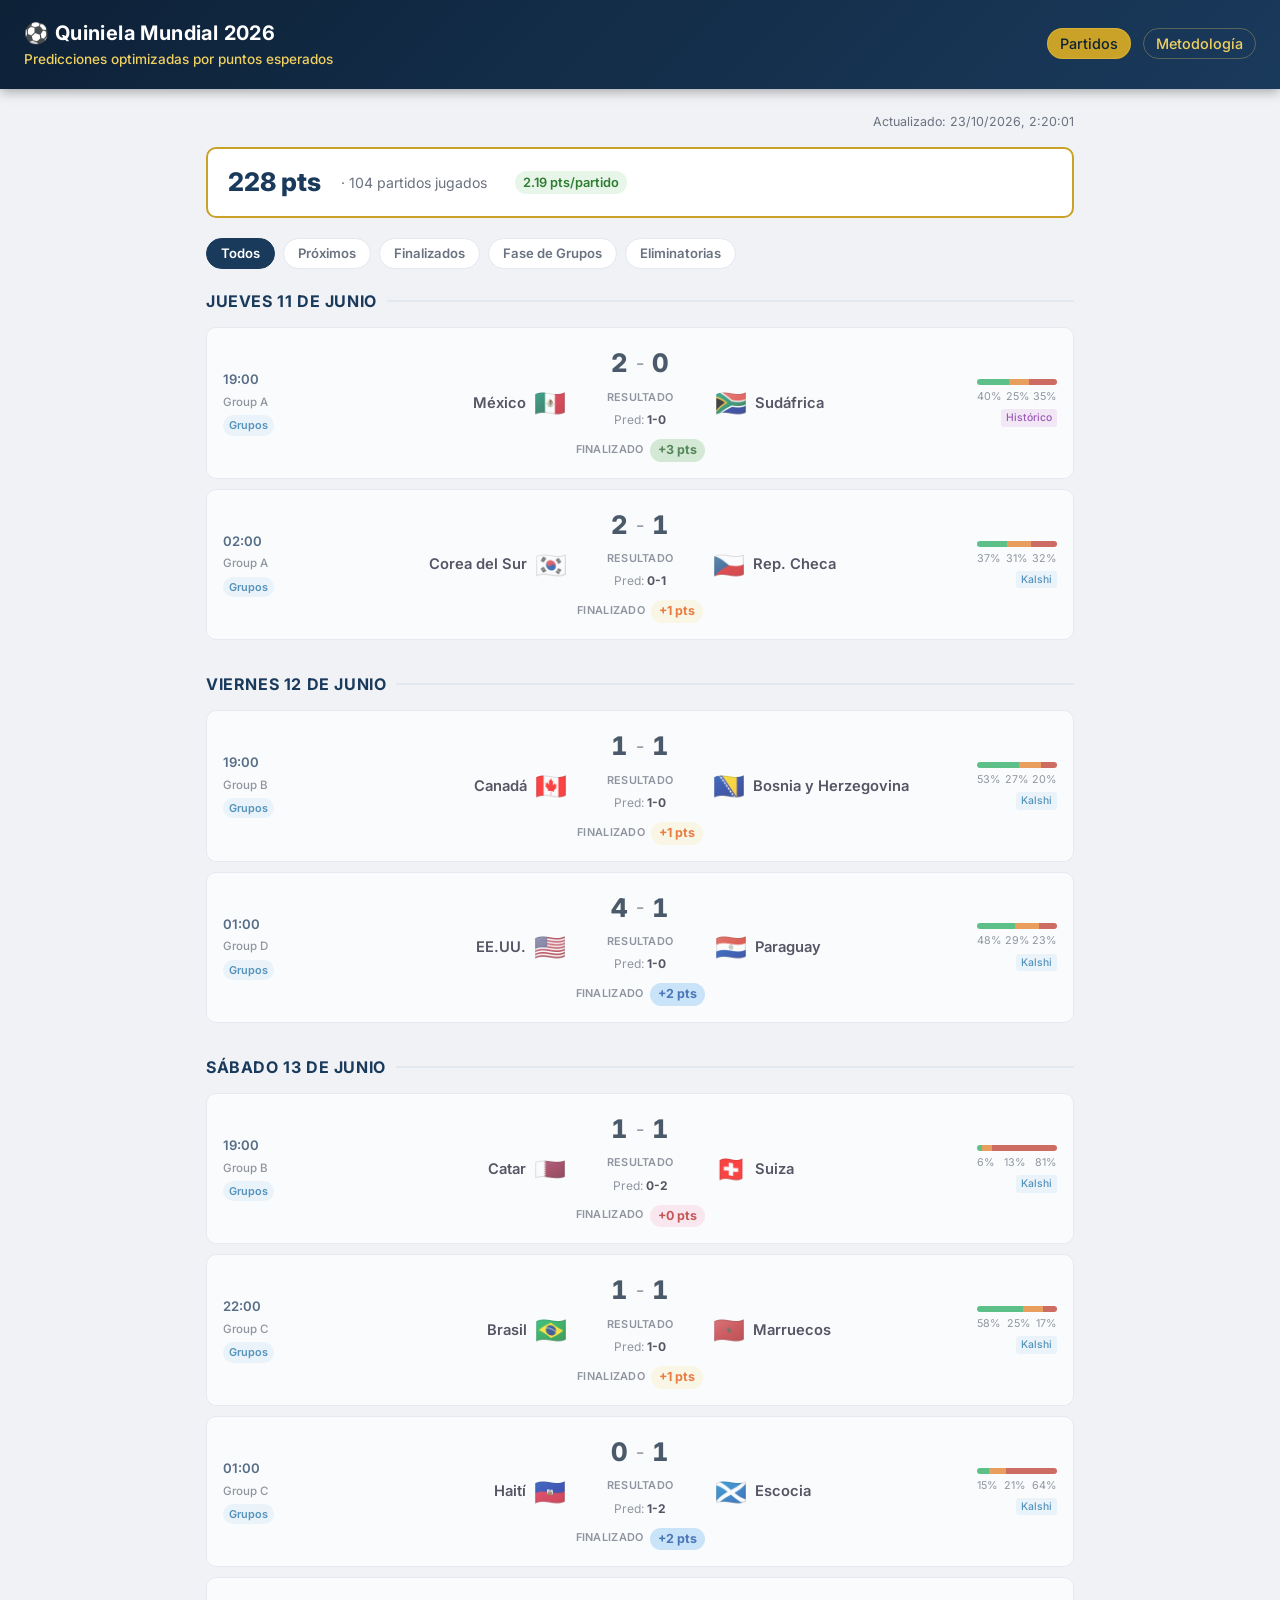
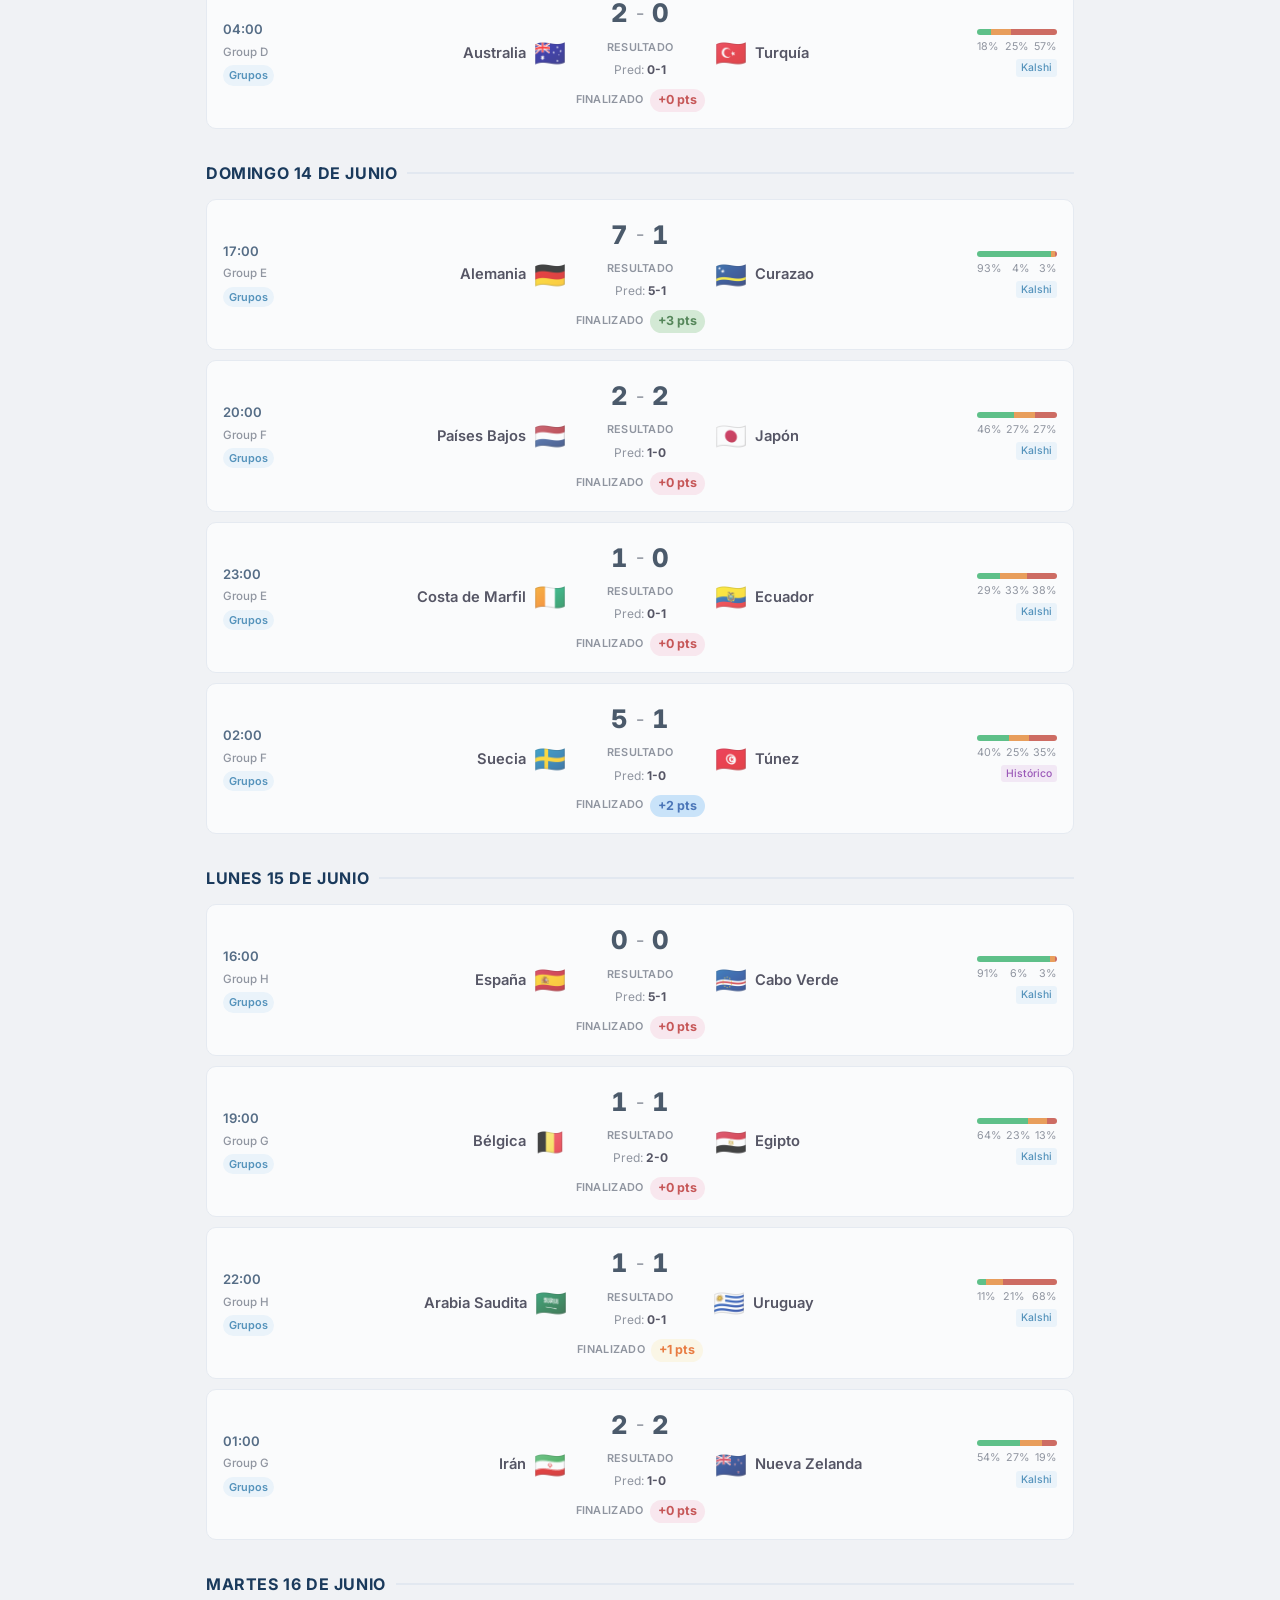
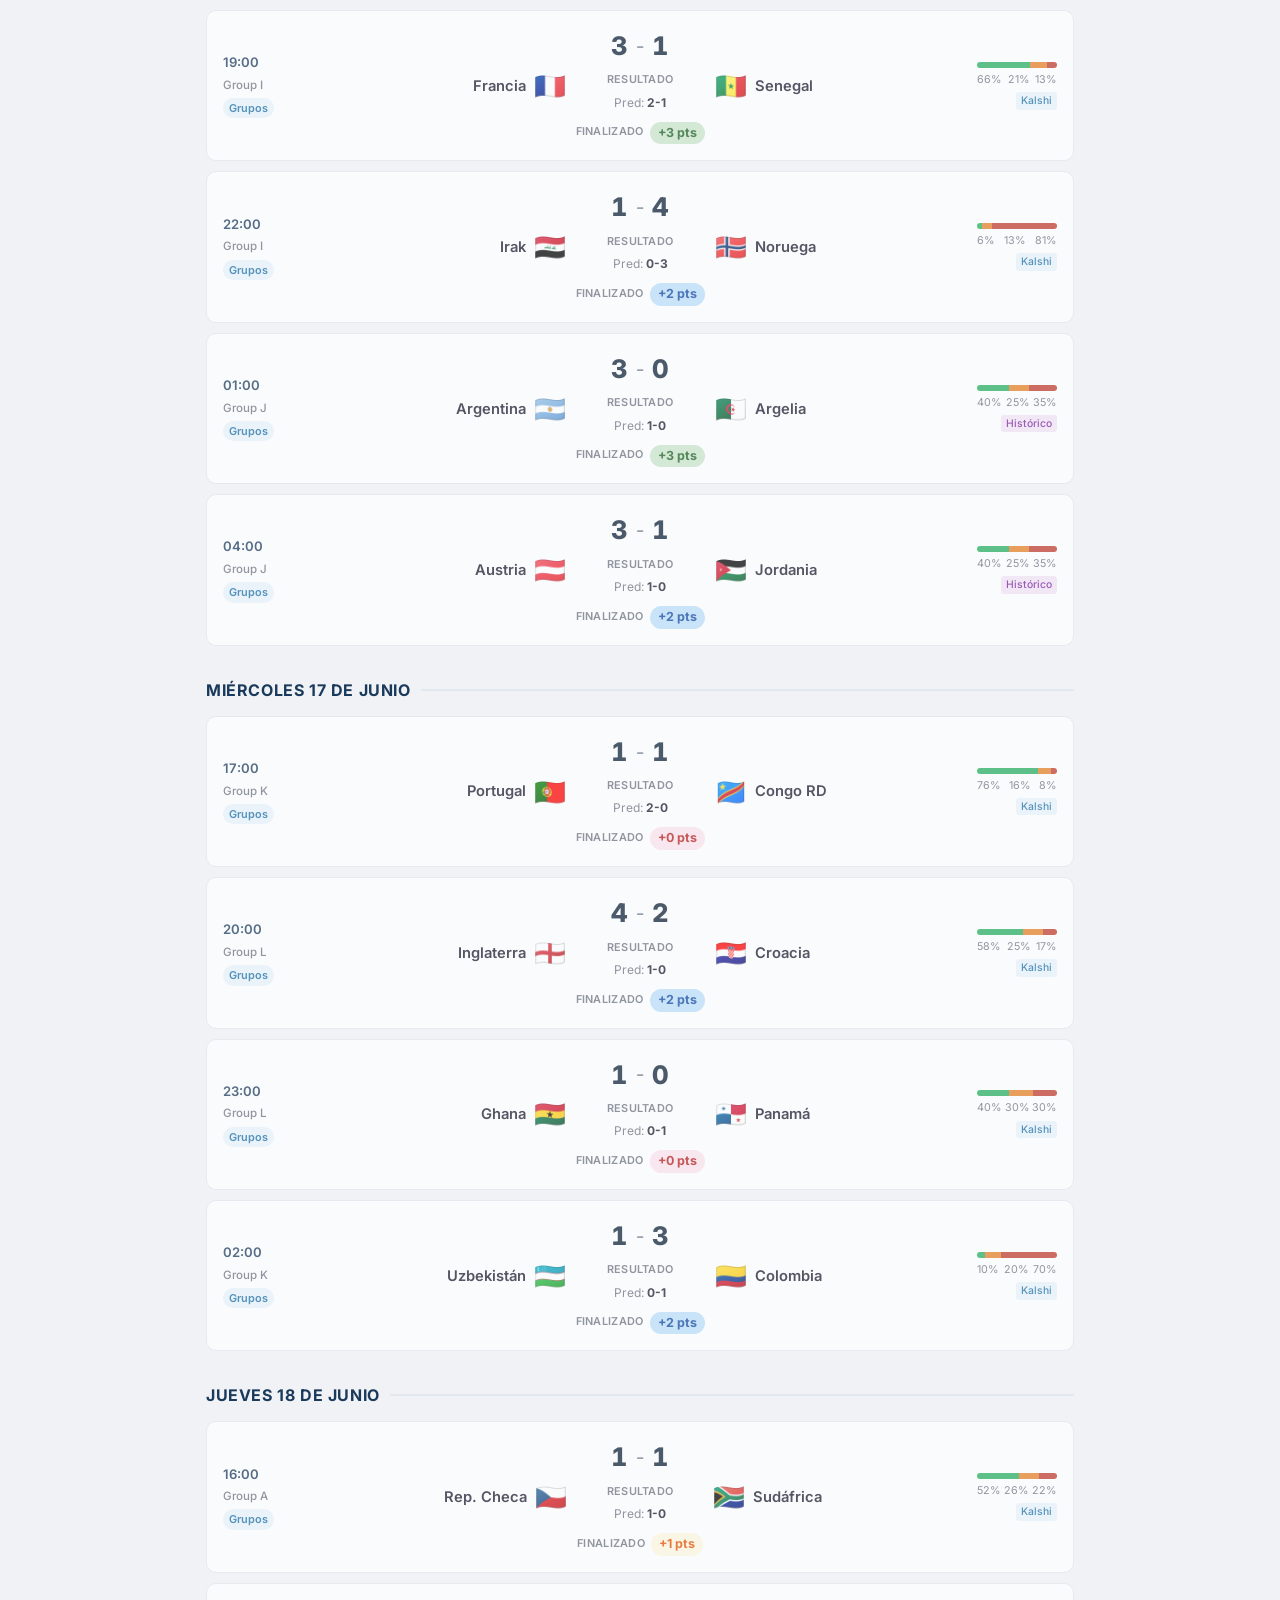
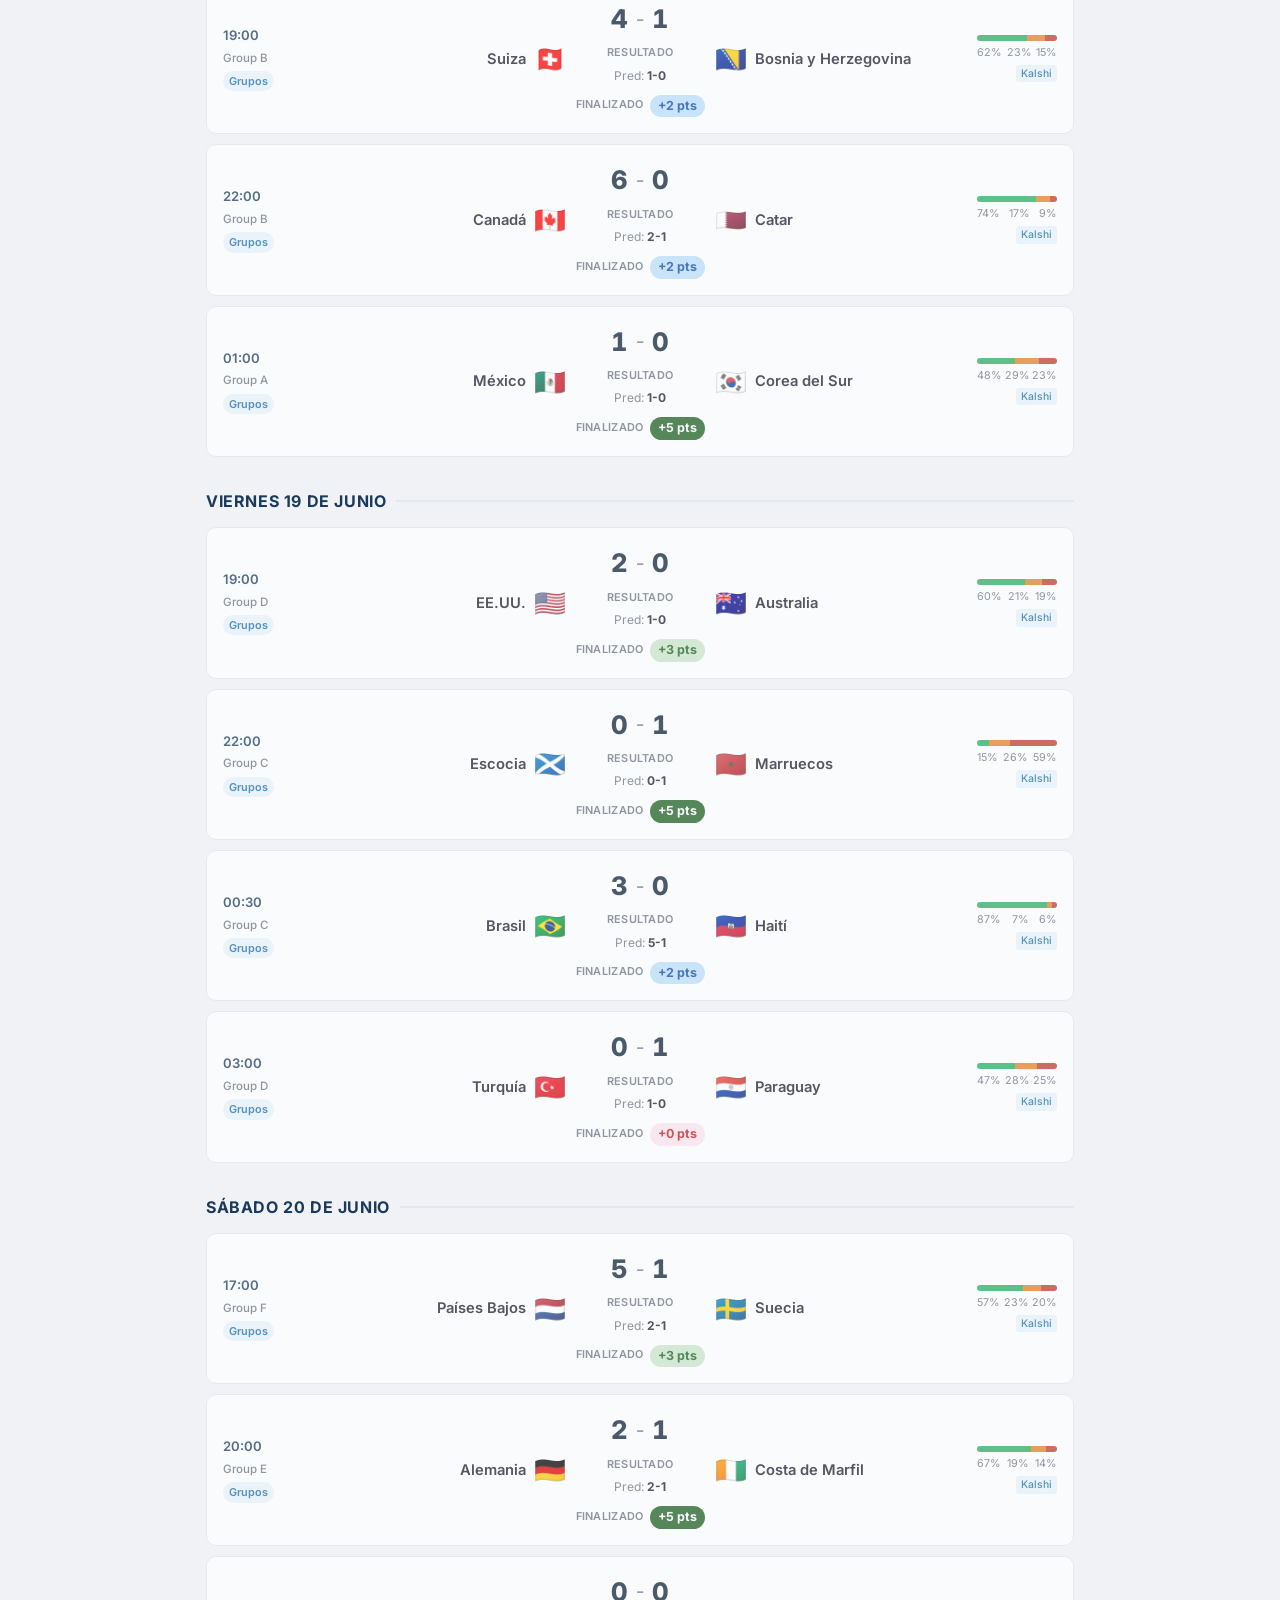
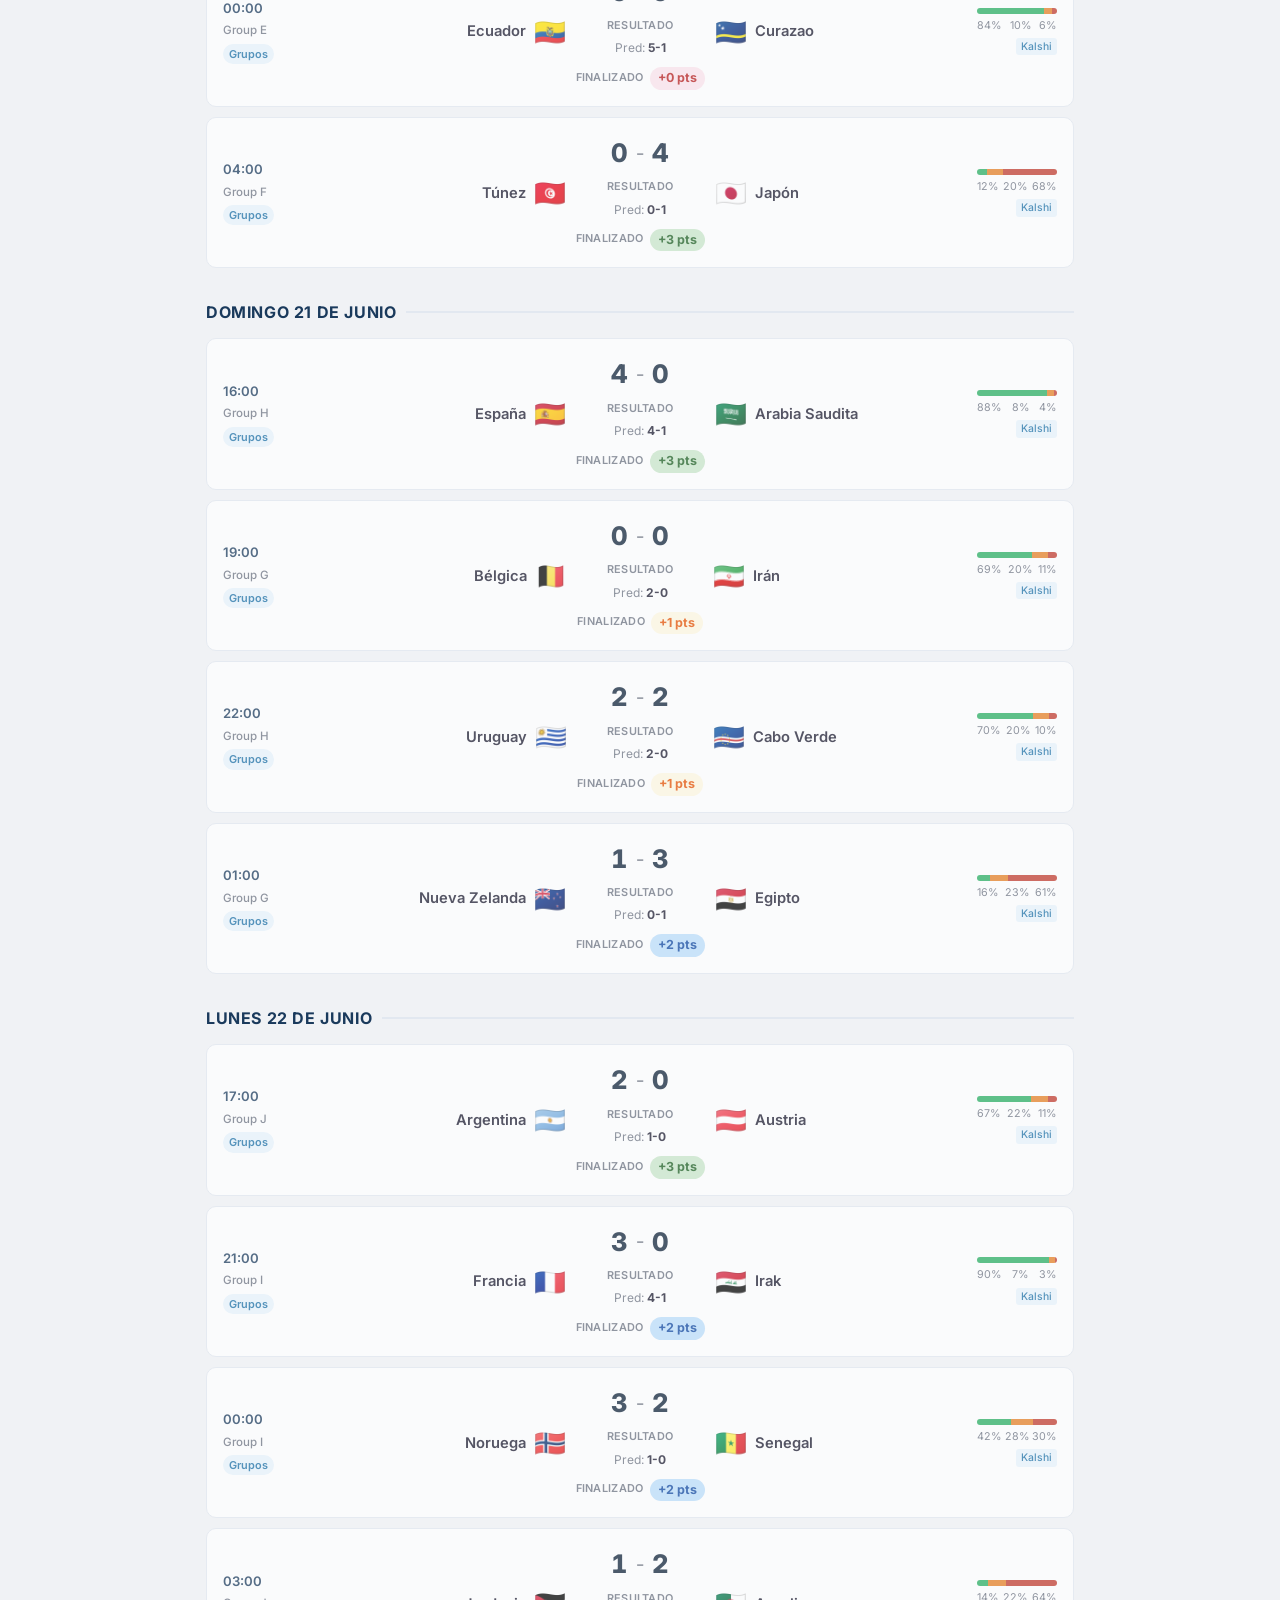
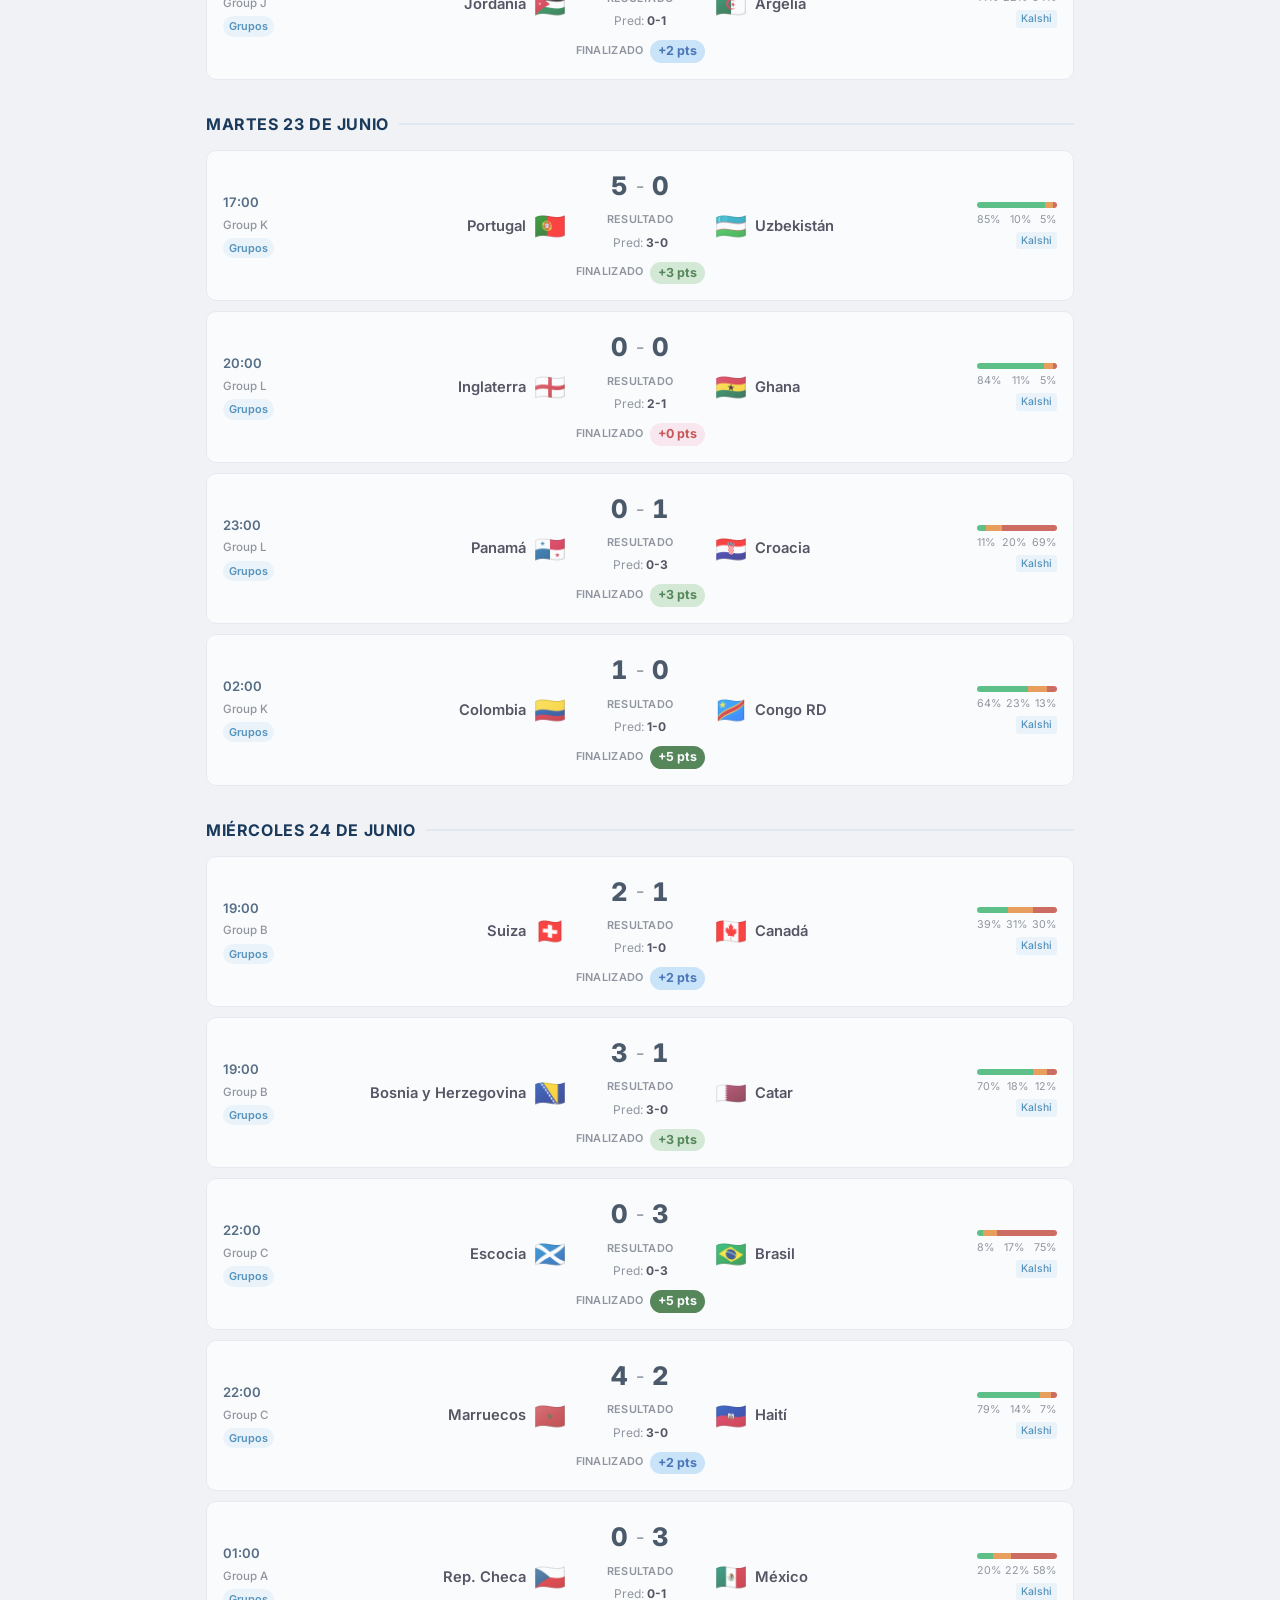
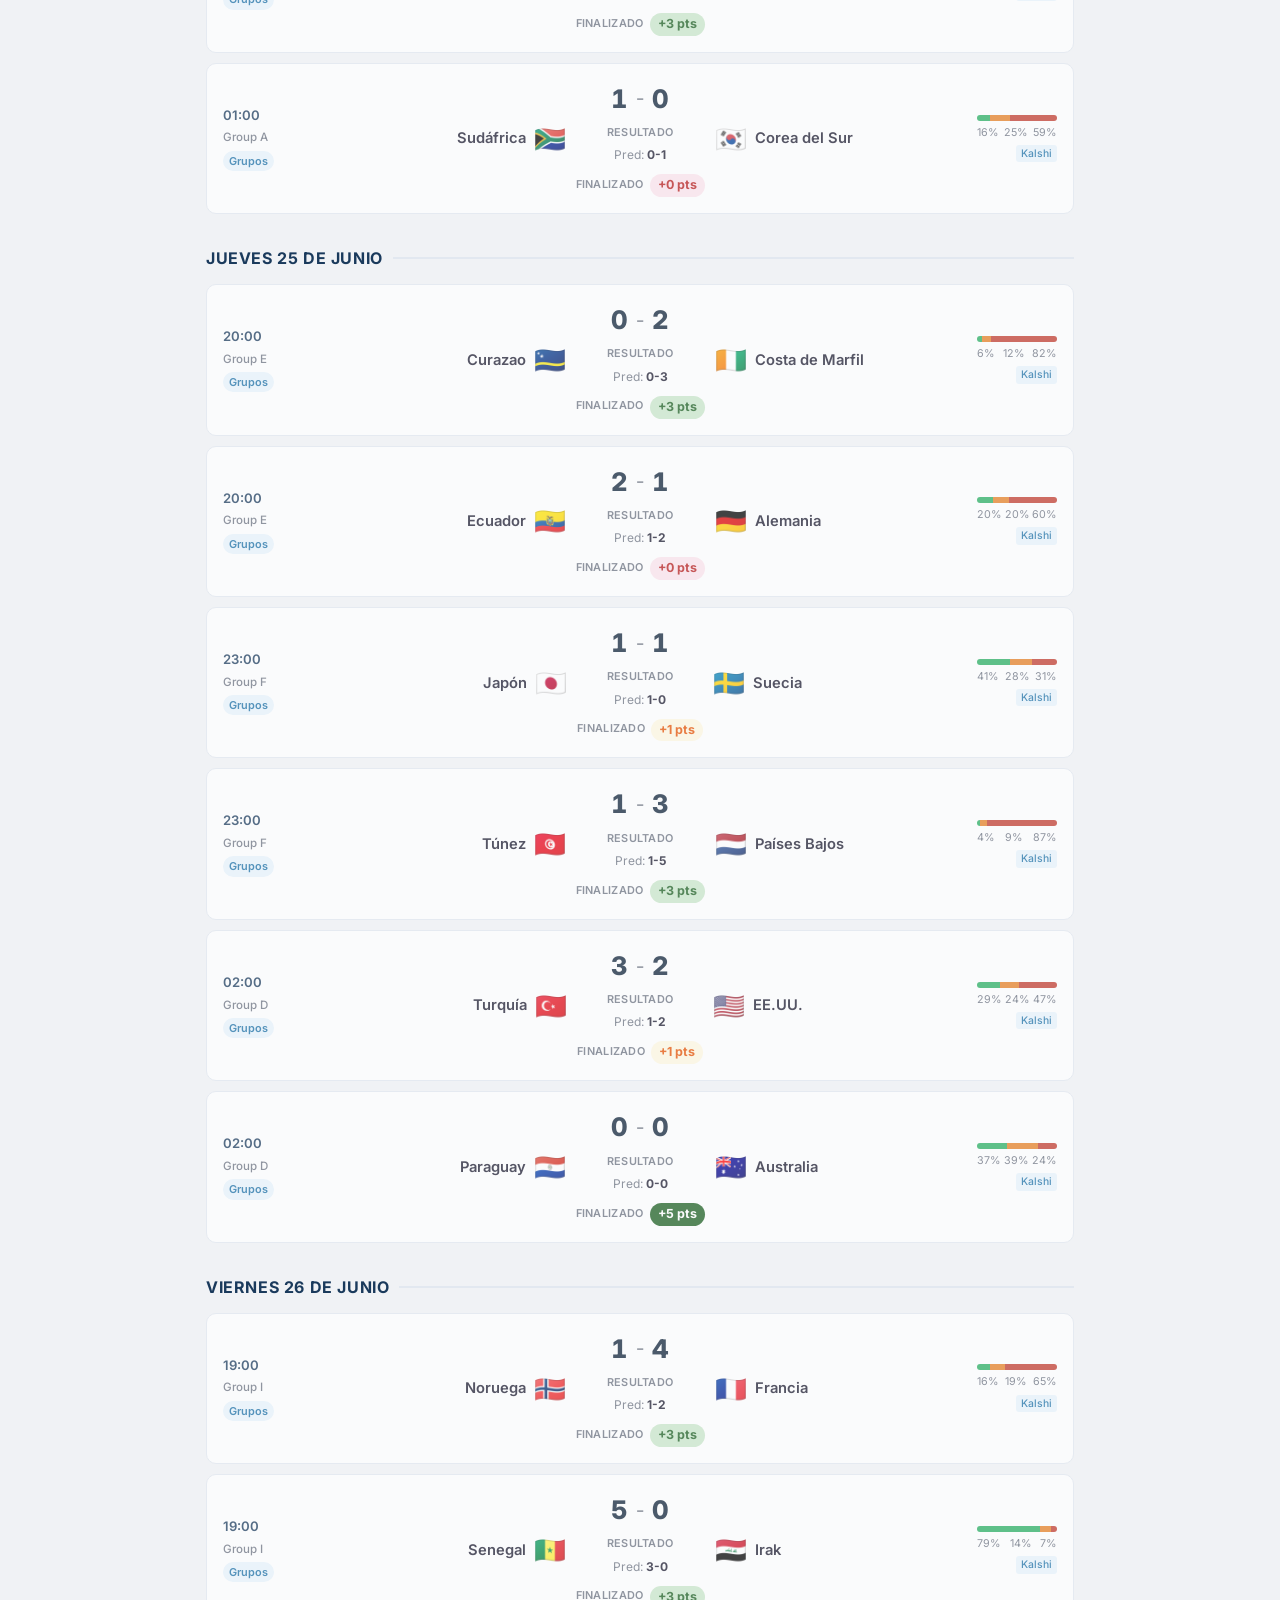
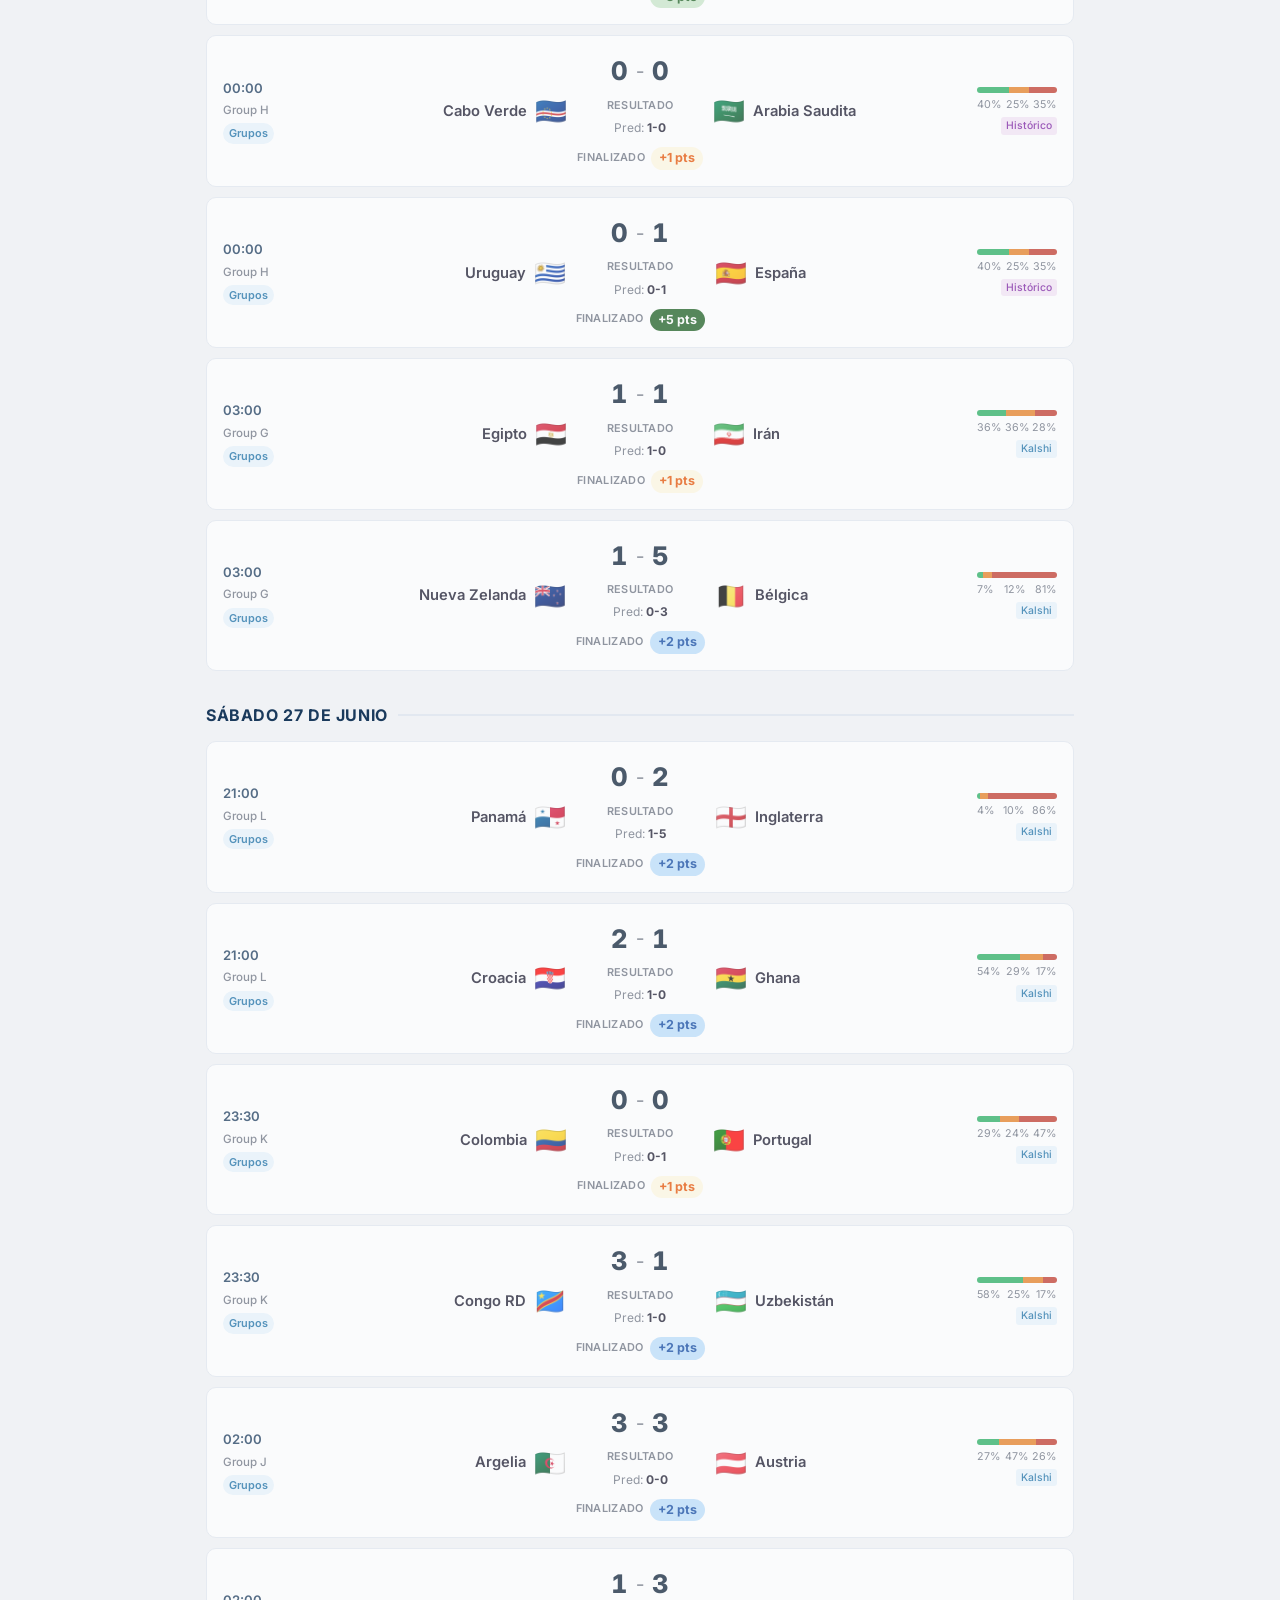
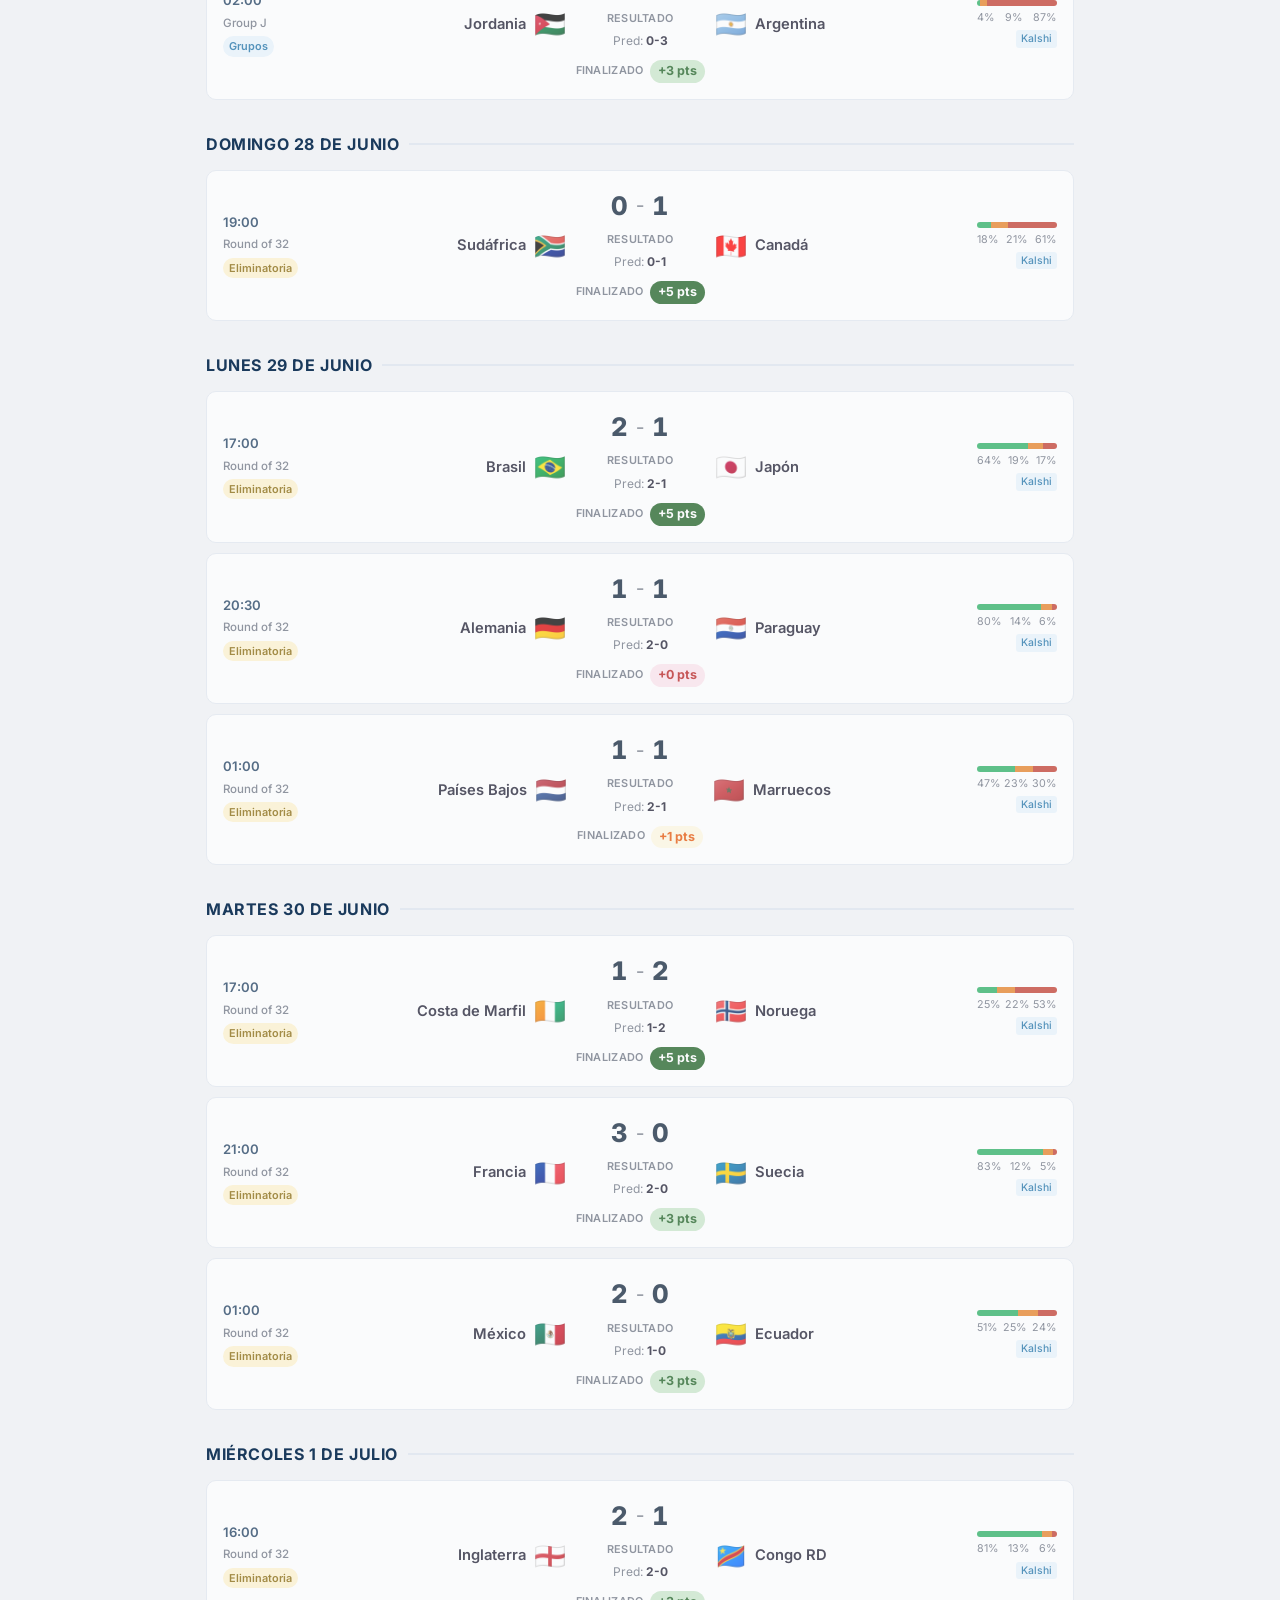
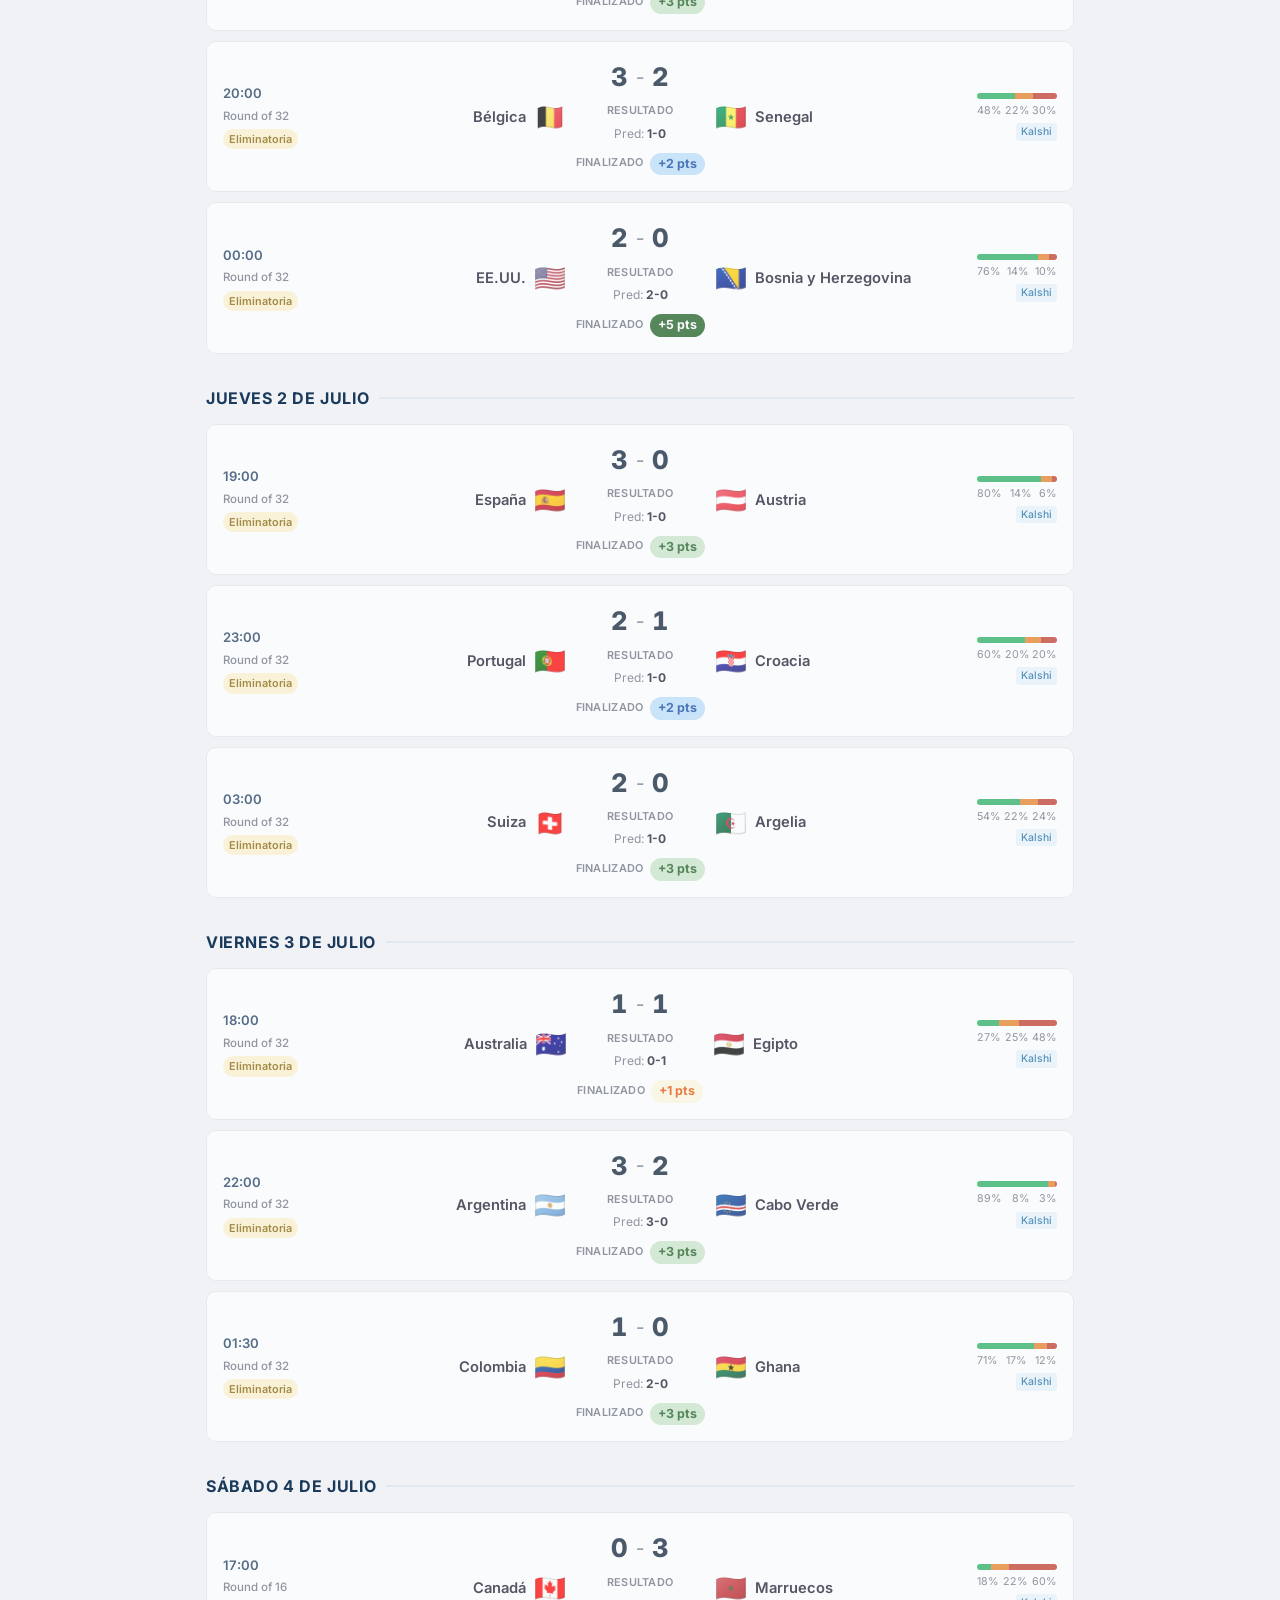
<file: site/index.html>
<!DOCTYPE html>
<html lang="es">
<head>
  <meta charset="UTF-8"/>
  <meta name="viewport" content="width=device-width, initial-scale=1.0"/>
  <title>Quiniela Mundial 2026 — Predicciones</title>
  <link rel="stylesheet" href="assets/style.css"/>
  <link rel="preconnect" href="https://fonts.googleapis.com"/>
  <link rel="preconnect" href="https://fonts.gstatic.com" crossorigin/>
  <link href="https://fonts.googleapis.com/css2?family=Inter:wght@400;500;600;700;800&display=swap" rel="stylesheet"/>
</head>
<body>

<header>
  <div class="brand">
    <div>
      <h1>⚽ Quiniela Mundial 2026</h1>
      <span>Predicciones optimizadas por puntos esperados</span>
    </div>
  </div>
  <nav>
    <a href="index.html" class="active">Partidos</a>
    &nbsp;
    <a href="modelo.html">Metodología</a>
  </nav>
</header>

<main>
  <p id="last-updated"></p>

  <div id="points-banner" style="display:none" class="points-banner">
    <span id="pts-total" class="pts-total">0 pts</span>
    <span id="pts-meta" class="pts-meta"></span>
    <span id="pts-avg" class="pts-avg" style="display:none"></span>
  </div>

  <div class="filters">
    <span class="chip active" data-filter="all">Todos</span>
    <span class="chip" data-filter="upcoming">Próximos</span>
    <span class="chip" data-filter="finished">Finalizados</span>
    <span class="chip" data-filter="group">Fase de Grupos</span>
    <span class="chip" data-filter="knockout">Eliminatorias</span>
  </div>

  <div id="matches">
    <p style="text-align:center;padding:40px;color:var(--text-muted)">Cargando predicciones…</p>
  </div>
</main>

<script src="assets/main.js"></script>
</body>
</html>
</file>
<file: site/assets/style.css>
:root {
  --blue-dark: #0d2137;
  --blue-mid:  #1a3a5c;
  --gold:      #c9a227;
  --gold-lt:   #f0d060;
  --green:     #27ae60;
  --orange:    #e67e22;
  --red:       #c0392b;
  --gray-bg:   #f0f2f5;
  --card-bg:   #ffffff;
  --text:      #1a1a2e;
  --text-muted:#6b7280;
  --border:    #e2e8f0;
  --radius:    10px;
}

*, *::before, *::after { box-sizing: border-box; margin: 0; padding: 0; }

body {
  font-family: 'Inter', 'Segoe UI', system-ui, sans-serif;
  background: var(--gray-bg);
  color: var(--text);
  font-size: 15px;
  line-height: 1.5;
}

/* ── Header ── */
header {
  background: linear-gradient(135deg, var(--blue-dark) 0%, var(--blue-mid) 100%);
  color: #fff;
  padding: 18px 24px;
  display: flex;
  align-items: center;
  justify-content: space-between;
  gap: 16px;
  position: sticky;
  top: 0;
  z-index: 100;
  box-shadow: 0 2px 12px rgba(0,0,0,.35);
}

header .brand {
  display: flex;
  align-items: center;
  gap: 12px;
}
header .brand h1 {
  font-size: 1.25rem;
  font-weight: 700;
  letter-spacing: .4px;
}
header .brand span {
  font-size: .85rem;
  color: var(--gold-lt);
  font-weight: 500;
}

header nav a {
  color: var(--gold-lt);
  text-decoration: none;
  font-size: .9rem;
  font-weight: 500;
  padding: 6px 12px;
  border: 1px solid rgba(240,208,96,.3);
  border-radius: 20px;
  transition: background .15s;
}
header nav a:hover { background: rgba(240,208,96,.15); }
header nav a.active { background: var(--gold); color: var(--blue-dark); }

/* ── Main layout ── */
main { max-width: 900px; margin: 0 auto; padding: 24px 16px 60px; }

/* ── Updated badge ── */
#last-updated {
  font-size: .78rem;
  color: var(--text-muted);
  text-align: right;
  margin-bottom: 16px;
}

/* ── Date section ── */
.date-section { margin-bottom: 32px; }

.date-header {
  display: flex;
  align-items: center;
  gap: 10px;
  margin-bottom: 14px;
}
.date-header h2 {
  font-size: 1rem;
  font-weight: 700;
  color: var(--blue-mid);
  text-transform: uppercase;
  letter-spacing: .6px;
}
.date-header::after {
  content: '';
  flex: 1;
  height: 2px;
  background: var(--border);
}

/* ── Match card ── */
.match-card {
  background: var(--card-bg);
  border-radius: var(--radius);
  border: 1px solid var(--border);
  padding: 16px;
  margin-bottom: 10px;
  display: grid;
  grid-template-columns: 90px 1fr auto 1fr 90px;
  align-items: center;
  gap: 10px;
  transition: box-shadow .15s;
}
.match-card:hover { box-shadow: 0 4px 16px rgba(0,0,0,.08); }
.match-card.past { opacity: .55; }

/* Time + group info (left meta column) */
.match-meta {
  display: flex;
  flex-direction: column;
  align-items: flex-start;
  gap: 4px;
}
.match-time {
  font-size: .82rem;
  font-weight: 600;
  color: var(--blue-mid);
}
.match-group {
  font-size: .72rem;
  color: var(--text-muted);
  font-weight: 500;
}
.match-phase-badge {
  font-size: .68rem;
  padding: 2px 6px;
  border-radius: 20px;
  font-weight: 600;
  background: #e8f4fd;
  color: #1a6fa6;
}
.match-phase-badge.knockout {
  background: #fef3cd;
  color: #856404;
}

/* Home team */
.team-home {
  display: flex;
  align-items: center;
  justify-content: flex-end;
  gap: 8px;
  text-align: right;
}
.team-away {
  display: flex;
  align-items: center;
  justify-content: flex-start;
  gap: 8px;
  text-align: left;
}
.team-flag { font-size: 1.6rem; line-height: 1; }
.team-name { font-size: .92rem; font-weight: 600; }
.team-name.tbd { color: var(--text-muted); font-style: italic; }

/* Score block */
.score-block {
  display: flex;
  flex-direction: column;
  align-items: center;
  gap: 4px;
  min-width: 80px;
}
.score-main {
  display: flex;
  align-items: center;
  gap: 6px;
  font-size: 1.6rem;
  font-weight: 800;
  color: var(--blue-dark);
  font-variant-numeric: tabular-nums;
}
.score-sep { color: var(--text-muted); font-weight: 400; font-size: 1.2rem; }

.score-label {
  font-size: .68rem;
  font-weight: 600;
  color: var(--text-muted);
  text-transform: uppercase;
  letter-spacing: .4px;
}
.score-epts {
  font-size: .75rem;
  font-weight: 600;
  padding: 2px 8px;
  border-radius: 20px;
  background: #e8f5e9;
  color: #2e7d32;
}
.score-epts.medium { background: #fff8e1; color: #e65100; }
.score-epts.low    { background: #fce4ec; color: #880e4f; }

/* Probability bar (right meta column) */
.prob-col {
  display: flex;
  flex-direction: column;
  align-items: flex-end;
  gap: 4px;
}
.prob-bar {
  display: flex;
  width: 80px;
  height: 6px;
  border-radius: 3px;
  overflow: hidden;
}
.prob-bar .seg-home { background: var(--green); }
.prob-bar .seg-draw { background: var(--orange); }
.prob-bar .seg-away { background: var(--red); }
.prob-labels {
  display: flex;
  width: 80px;
  justify-content: space-between;
  font-size: .67rem;
  color: var(--text-muted);
}
.src-badge {
  font-size: .65rem;
  padding: 1px 5px;
  border-radius: 3px;
  background: #e8f4fd;
  color: #1a6fa6;
  font-weight: 500;
}
.src-badge.fallback { background: #f3e5f5; color: #7b1fa2; }

/* ── Status overlays ── */
.match-card.live .score-main { color: var(--red); animation: pulse 2s infinite; }
@keyframes pulse { 0%,100%{opacity:1} 50%{opacity:.6} }

.status-pill {
  display: inline-block;
  font-size: .7rem;
  font-weight: 700;
  padding: 2px 8px;
  border-radius: 20px;
  letter-spacing: .3px;
  text-transform: uppercase;
}
.status-pill.live    { background: #fee2e2; color: var(--red); }
.status-pill.past    { background: var(--border); color: var(--text-muted); }
.status-pill.tbd     { background: #fef3cd; color: #92400e; }

/* ── Filter chips ── */
.filters {
  display: flex;
  gap: 8px;
  flex-wrap: wrap;
  margin-bottom: 20px;
}
.chip {
  cursor: pointer;
  padding: 5px 14px;
  border-radius: 20px;
  font-size: .82rem;
  font-weight: 600;
  border: 1.5px solid var(--border);
  background: var(--card-bg);
  color: var(--text-muted);
  transition: all .15s;
}
.chip:hover { border-color: var(--blue-mid); color: var(--blue-mid); }
.chip.active { background: var(--blue-mid); color: #fff; border-color: var(--blue-mid); }

/* ── modelo.html ── */
.content-page { max-width: 760px; margin: 0 auto; padding: 32px 16px 60px; }
.content-page h2 { font-size: 1.3rem; color: var(--blue-mid); margin: 32px 0 12px; border-bottom: 2px solid var(--gold); padding-bottom: 6px; }
.content-page h3 { font-size: 1rem; margin: 20px 0 8px; color: var(--text); }
.content-page p  { margin-bottom: 12px; color: #374151; }
.content-page table { width: 100%; border-collapse: collapse; margin: 12px 0; font-size: .88rem; }
.content-page th { background: var(--blue-mid); color: #fff; padding: 8px 12px; text-align: left; }
.content-page td { border-bottom: 1px solid var(--border); padding: 8px 12px; }
.content-page tr:nth-child(even) td { background: #f8fafc; }
.content-page code { background: #f1f5f9; padding: 2px 5px; border-radius: 4px; font-size: .85em; }
.content-page .formula-box {
  background: #f8fafc;
  border-left: 4px solid var(--blue-mid);
  padding: 16px 20px;
  border-radius: 0 8px 8px 0;
  font-family: 'Courier New', monospace;
  font-size: .85rem;
  margin: 12px 0;
  overflow-x: auto;
}
.stat-grid { display: grid; grid-template-columns: repeat(auto-fit,minmax(130px,1fr)); gap: 12px; margin: 16px 0; }
.stat-card { background: var(--card-bg); border: 1px solid var(--border); border-radius: 8px; padding: 14px; text-align: center; }
.stat-card .num { font-size: 1.6rem; font-weight: 800; color: var(--blue-mid); }
.stat-card .lbl { font-size: .75rem; color: var(--text-muted); margin-top: 2px; }

/* ── Points banner ── */
.points-banner {
  display: flex;
  align-items: center;
  gap: 20px;
  background: var(--card-bg);
  border: 2px solid var(--gold);
  border-radius: var(--radius);
  padding: 14px 20px;
  margin-bottom: 20px;
}
.points-banner .pts-total {
  font-size: 1.6rem;
  font-weight: 800;
  color: var(--blue-mid);
}
.points-banner .pts-meta {
  font-size: .88rem;
  color: var(--text-muted);
}
.points-banner .pts-avg {
  font-size: .8rem;
  font-weight: 600;
  padding: 2px 8px;
  border-radius: 20px;
  background: #e8f5e9;
  color: #2e7d32;
  margin-left: 8px;
}

/* ── Completed match card ── */
.match-card.completed { opacity: .72; }
.match-card.past-pending { opacity: .6; }

/* Score block extras for completed matches */
.score-result-row {
  font-size: .68rem;
  color: var(--text-muted);
  text-transform: uppercase;
  letter-spacing: .3px;
  font-weight: 600;
  margin-top: 2px;
}
.score-pred-row {
  font-size: .75rem;
  color: var(--text-muted);
  margin-top: 2px;
}
.score-pred-row strong { color: var(--text); }

/* Inline row: label + badge side by side */
.score-inline-row {
  display: flex;
  align-items: center;
  gap: 6px;
  margin-top: 3px;
}
.score-status-label {
  font-size: .68rem;
  font-weight: 600;
  color: var(--text-muted);
  text-transform: uppercase;
  letter-spacing: .3px;
}

/* Points-earned badges */
.pts-earned {
  display: inline-block;
  font-size: .78rem;
  font-weight: 700;
  padding: 2px 8px;
  border-radius: 20px;
  margin-top: 3px;
}
.pts-earned.p5 { background: #1b5e20; color: #fff; }
.pts-earned.p3 { background: #c8e6c9; color: #1b5e20; }
.pts-earned.p2 { background: #bbdefb; color: #0d47a1; }
.pts-earned.p1 { background: #fff8e1; color: #e65100; }
.pts-earned.p0 { background: #fce4ec; color: #b71c1c; }

.pts-multiplier {
  display: inline-block;
  font-size: .68rem;
  font-weight: 700;
  padding: 1px 5px;
  border-radius: 20px;
  margin-left: 3px;
  background: #fff3e0;
  color: #e65100;
}

/* ── Responsive ── */
@media (max-width: 640px) {
  .match-card {
    grid-template-columns: 1fr;
    grid-template-rows: auto;
    gap: 8px;
    text-align: center;
  }
  .team-home, .team-away { justify-content: center; }
  .score-block { flex-direction: row; flex-wrap: wrap; justify-content: center; gap: 8px; }
  .prob-col { align-items: center; }
  .match-meta { align-items: center; }
}
</file>
